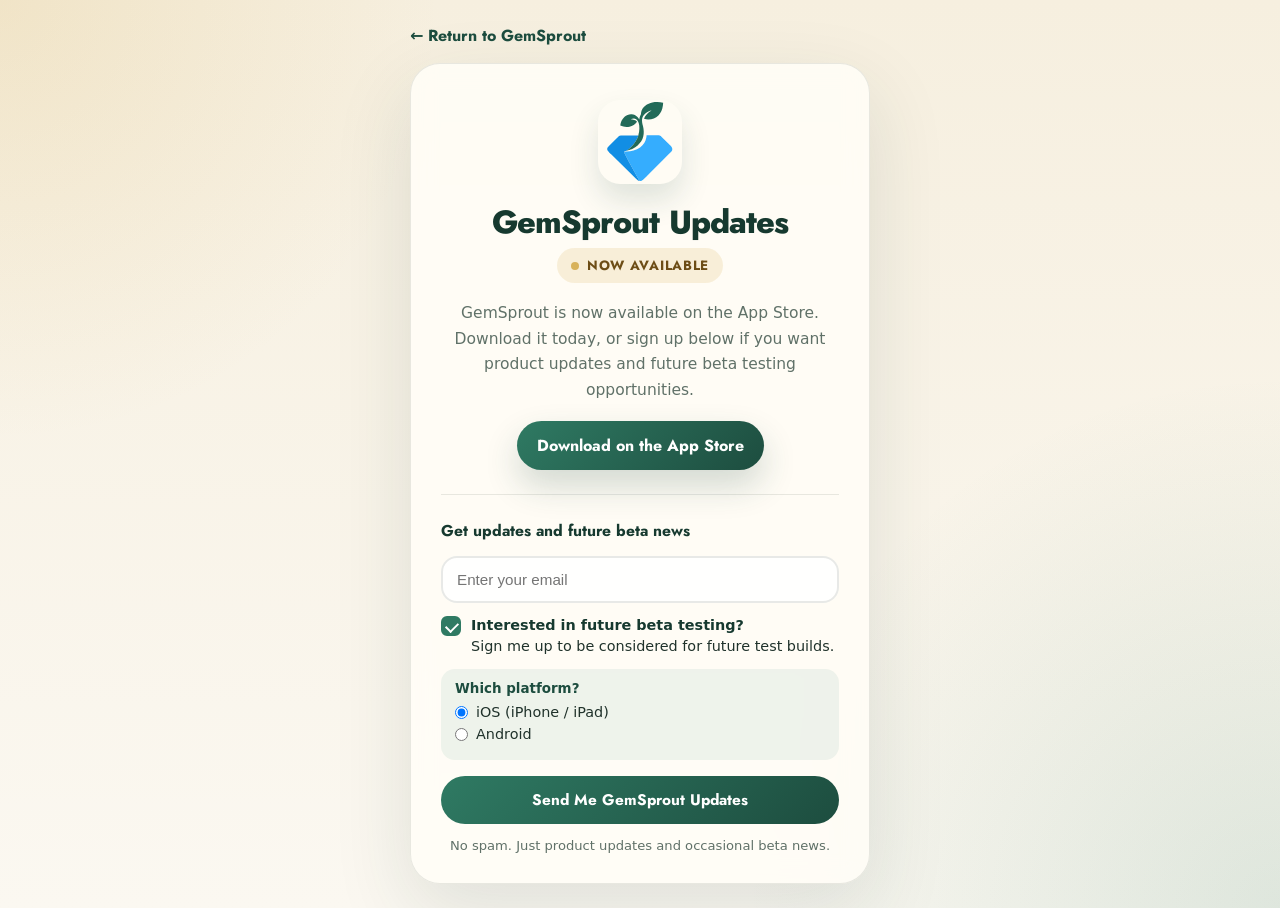
<file: beta/index.html>
<!DOCTYPE html>
<html lang="en">
<head>
  <meta charset="UTF-8">
  <meta name="viewport" content="width=device-width, initial-scale=1.0">
  <title>GemSprout Updates</title>
  <link rel="icon" type="image/svg+xml" href="../brand/gemsprout.svg">
  <link rel="icon" type="image/png" href="https://gemsprout.com/gemsproutpadded.png">
  <link rel="apple-touch-icon" href="../brand/gemsprout-square.png">
  <link rel="preconnect" href="https://fonts.googleapis.com">
  <link rel="preconnect" href="https://fonts.gstatic.com" crossorigin>
  <link href="https://fonts.googleapis.com/css2?family=Jost:wght@600;700;800&display=swap" rel="stylesheet">
  <style>
    :root {
      --pine: #1d4d3f;
      --pine-deep: #16392f;
      --sprout: #2f7a63;
      --gold: #d8b25b;
      --ink: #20322b;
      --muted: #607168;
      --border: rgba(32, 50, 43, 0.1);
    }
    * { box-sizing: border-box; margin: 0; padding: 0; }
    body {
      font-family: -apple-system, BlinkMacSystemFont, "Segoe UI", system-ui, sans-serif;
      min-height: 100vh;
      background:
        radial-gradient(circle at top left, rgba(216, 178, 91, 0.18), transparent 28%),
        radial-gradient(circle at bottom right, rgba(47, 122, 99, 0.14), transparent 34%),
        linear-gradient(180deg, #f6efdf 0%, #fbf8f1 100%);
      color: var(--ink);
      padding: 24px;
      display: flex;
      align-items: center;
      justify-content: center;
    }
    h1, .status, .back-link, .cta-link, .section-title {
      font-family: "Jost", -apple-system, BlinkMacSystemFont, "Segoe UI", system-ui, sans-serif;
    }
    .wrap {
      width: min(100%, 460px);
    }
    .back-link {
      display: inline-flex;
      align-items: center;
      gap: 8px;
      margin-bottom: 16px;
      color: var(--pine);
      text-decoration: none;
      font-weight: 700;
    }
    .back-link:hover { color: var(--pine-deep); }
    .card {
      background: rgba(255, 253, 247, 0.9);
      border: 1px solid var(--border);
      border-radius: 30px;
      padding: 36px 30px 30px;
      box-shadow: 0 28px 80px rgba(22, 57, 47, 0.12);
      text-align: center;
      backdrop-filter: blur(12px);
    }
    .card img {
      width: 84px;
      height: 84px;
      border-radius: 22px;
      margin-bottom: 18px;
      box-shadow: 0 16px 30px rgba(29, 77, 63, 0.14);
    }
    h1 {
      font-size: 2rem;
      line-height: 1;
      letter-spacing: -0.03em;
      font-weight: 800;
      color: var(--pine-deep);
      margin-bottom: 10px;
    }
    .status {
      display: inline-flex;
      align-items: center;
      justify-content: center;
      gap: 8px;
      padding: 8px 14px;
      border-radius: 999px;
      margin-bottom: 18px;
      background: rgba(216, 178, 91, 0.18);
      color: #6d4d16;
      font-size: 0.84rem;
      font-weight: 700;
      letter-spacing: 0.05em;
      text-transform: uppercase;
    }
    .status::before {
      content: "";
      width: 8px;
      height: 8px;
      border-radius: 50%;
      background: var(--gold);
    }
    .lead {
      font-size: 0.97rem;
      color: var(--muted);
      line-height: 1.65;
      margin-bottom: 18px;
    }
    .cta-link {
      display: inline-flex;
      align-items: center;
      justify-content: center;
      gap: 10px;
      padding: 13px 20px;
      border-radius: 999px;
      background: linear-gradient(135deg, var(--sprout), var(--pine));
      color: #fff;
      text-decoration: none;
      font-weight: 700;
      box-shadow: 0 16px 34px rgba(29, 77, 63, 0.2);
      margin-bottom: 24px;
    }
    .divider {
      height: 1px;
      background: var(--border);
      margin: 0 0 24px;
    }
    .section-title {
      font-size: 0.98rem;
      font-weight: 700;
      color: var(--pine-deep);
      text-align: left;
      margin-bottom: 14px;
    }
    #mlb2-38567556.ml-form-embedContainer { width: 100%; margin: 0; }
    #mlb2-38567556 .ml-form-embedWrapper { background: transparent; width: 100%; }
    #mlb2-38567556 .ml-form-embedBody { padding: 0; }
    #mlb2-38567556 .ml-form-formContent { margin-bottom: 12px; }
    #mlb2-38567556 .ml-field-group input[type="email"] {
      width: 100%;
      border: 2px solid var(--border);
      border-radius: 16px;
      padding: 13px 14px;
      font-size: 0.95rem;
      color: var(--ink);
      outline: none;
      transition: border-color 0.2s, box-shadow 0.2s;
      background: rgba(255, 255, 255, 0.8);
    }
    #mlb2-38567556 .ml-field-group input[type="email"]:focus {
      border-color: var(--sprout);
      box-shadow: 0 0 0 4px rgba(47, 122, 99, 0.12);
    }
    #mlb2-38567556 .ml-form-embedSubmit { width: 100%; }
    #mlb2-38567556 .ml-form-embedSubmit button.primary {
      width: 100%;
      background: linear-gradient(135deg, var(--sprout), var(--pine));
      color: #fff;
      padding: 13px 20px;
      border-radius: 999px;
      font-family: "Jost", sans-serif;
      font-weight: 700;
      font-size: 0.96rem;
      border: 0;
      cursor: pointer;
    }
    #mlb2-38567556 .ml-form-successContent h4 {
      font-family: "Jost", sans-serif;
      font-size: 1.15rem;
      margin-bottom: 6px;
      color: var(--pine-deep);
    }
    #mlb2-38567556 .ml-form-successContent p {
      color: var(--muted);
      font-size: 0.92rem;
    }
    .beta-checkbox-wrap {
      display: flex;
      align-items: flex-start;
      gap: 10px;
      margin: 12px 0 16px;
      text-align: left;
      cursor: pointer;
    }
    .beta-checkbox-wrap input[type="checkbox"] {
      appearance: none;
      -webkit-appearance: none;
      width: 20px;
      min-width: 20px;
      height: 20px;
      border: 2px solid var(--border);
      border-radius: 6px;
      cursor: pointer;
      position: relative;
      transition: border-color 0.2s, background 0.2s;
      margin-top: 1px;
      background: rgba(255, 255, 255, 0.82);
    }
    .beta-checkbox-wrap input[type="checkbox"]:checked {
      background: var(--sprout);
      border-color: var(--sprout);
    }
    .beta-checkbox-wrap input[type="checkbox"]:checked::after {
      content: "";
      position: absolute;
      left: 5px;
      top: 2px;
      width: 6px;
      height: 10px;
      border: 2px solid #fff;
      border-top: none;
      border-left: none;
      transform: rotate(45deg);
    }
    .beta-checkbox-label {
      font-size: 0.9rem;
      color: var(--ink);
      line-height: 1.45;
    }
    .beta-checkbox-label strong { color: var(--pine-deep); }
    .platform-selector {
      display: none;
      margin: -4px 0 16px;
      padding: 12px 14px;
      background: rgba(47, 122, 99, 0.08);
      border-radius: 14px;
      text-align: left;
    }
    .platform-selector p {
      font-size: 0.84rem;
      font-weight: 700;
      color: var(--pine);
      margin-bottom: 8px;
    }
    .platform-selector label {
      display: flex;
      align-items: center;
      gap: 8px;
      font-size: 0.9rem;
      cursor: pointer;
      margin-bottom: 6px;
      color: var(--ink);
    }
    .modal-sub {
      margin-top: 14px;
      font-size: 0.82rem;
      color: var(--muted);
    }
    @media (max-width: 520px) {
      body { padding: 16px; }
      .card {
        padding: 30px 20px 24px;
        border-radius: 24px;
      }
    }
  </style>
</head>
<body>
  <div class="wrap">
    <a href="/" class="back-link">← Return to GemSprout</a>
    <div class="card">
      <img src="../brand/gemsprout.svg" alt="GemSprout">
      <h1>GemSprout Updates</h1>
      <span class="status">Now Available</span>
      <p class="lead">GemSprout is now available on the App Store. Download it today, or sign up below if you want product updates and future beta testing opportunities.</p>
      <a href="https://apps.apple.com/us/app/gemsprout/id6760679496?uo=4" class="cta-link">Download on the App Store</a>
      <div class="divider"></div>
      <div class="section-title">Get updates and future beta news</div>
      <div id="mlb2-38567556" class="ml-form-embedContainer ml-subscribe-form ml-subscribe-form-38567556">
        <div class="ml-form-align-center">
          <div class="ml-form-embedWrapper embedForm">
            <div class="ml-form-embedBody ml-form-embedBodyDefault row-form">
              <form class="ml-block-form" action="https://assets.mailerlite.com/jsonp/2197372/forms/182154865405855621/subscribe" data-code="" method="post" target="_blank">
                <div class="ml-form-formContent">
                  <div class="ml-form-fieldRow ml-last-item">
                    <div class="ml-field-group ml-field-email ml-validate-email ml-validate-required">
                      <input aria-label="email" aria-required="true" type="email" class="form-control" data-inputmask="" name="fields[email]" placeholder="Enter your email" autocomplete="email">
                    </div>
                  </div>
                </div>
                <label class="beta-checkbox-wrap">
                  <input type="checkbox" id="beta-opt-in-beta" checked>
                  <span class="beta-checkbox-label">
                    <strong>Interested in future beta testing?</strong><br>
                    Sign me up to be considered for future test builds.
                  </span>
                </label>
                <div class="platform-selector" id="platform-selector-beta">
                  <p>Which platform?</p>
                  <label><input type="radio" name="beta_platform_b" value="iOS" checked> iOS (iPhone / iPad)</label>
                  <label><input type="radio" name="beta_platform_b" value="Android"> Android</label>
                </div>
                <input type="hidden" name="fields[beta_tester]" id="beta-hidden-field-beta" value="Yes">
                <input type="hidden" name="fields[platform]" id="platform-hidden-field-beta" value="iOS">
                <input type="hidden" name="ml-submit" value="1">
                <div class="ml-form-embedSubmit">
                  <button type="submit" class="primary">Send Me GemSprout Updates</button>
                </div>
                <input type="hidden" name="anticsrf" value="true">
              </form>
            </div>
            <div class="ml-form-successBody row-success" style="display:none">
              <div class="ml-form-successContent">
                <h4 id="beta-success-heading">You're on the list!</h4>
                <p id="beta-success-msg">Thanks - we'll send occasional GemSprout updates your way.</p>
              </div>
            </div>
          </div>
        </div>
      </div>
      <p class="modal-sub">No spam. Just product updates and occasional beta news.</p>
    </div>
  </div>

  <script>
    document.getElementById('platform-selector-beta').style.display = 'block';

    document.getElementById('beta-opt-in-beta').addEventListener('change', function() {
      document.getElementById('beta-hidden-field-beta').value = this.checked ? 'Yes' : 'No';
      document.getElementById('platform-selector-beta').style.display = this.checked ? 'block' : 'none';
      document.getElementById('platform-hidden-field-beta').value = this.checked
        ? (document.querySelector('input[name="beta_platform_b"]:checked')?.value || 'iOS')
        : '';
    });

    document.querySelectorAll('input[name="beta_platform_b"]').forEach(r => {
      r.addEventListener('change', function() {
        document.getElementById('platform-hidden-field-beta').value = this.value;
      });
    });

    function ml_webform_success_38567556() {
      var $ = window.ml_jQuery || window.jQuery;
      if (!$) return;
      $('.ml-subscribe-form-38567556 .row-success').show();
      $('.ml-subscribe-form-38567556 .row-form').hide();
    }
  </script>
  <script src="https://groot.mailerlite.com/js/w/webforms.min.js?v95037e5bac78f29ed026832ca21a7c7b" type="text/javascript"></script>
  <script>
    fetch('https://assets.mailerlite.com/jsonp/2197372/forms/182154865405855621/takel');
  </script>
</body>
</html>
</file>
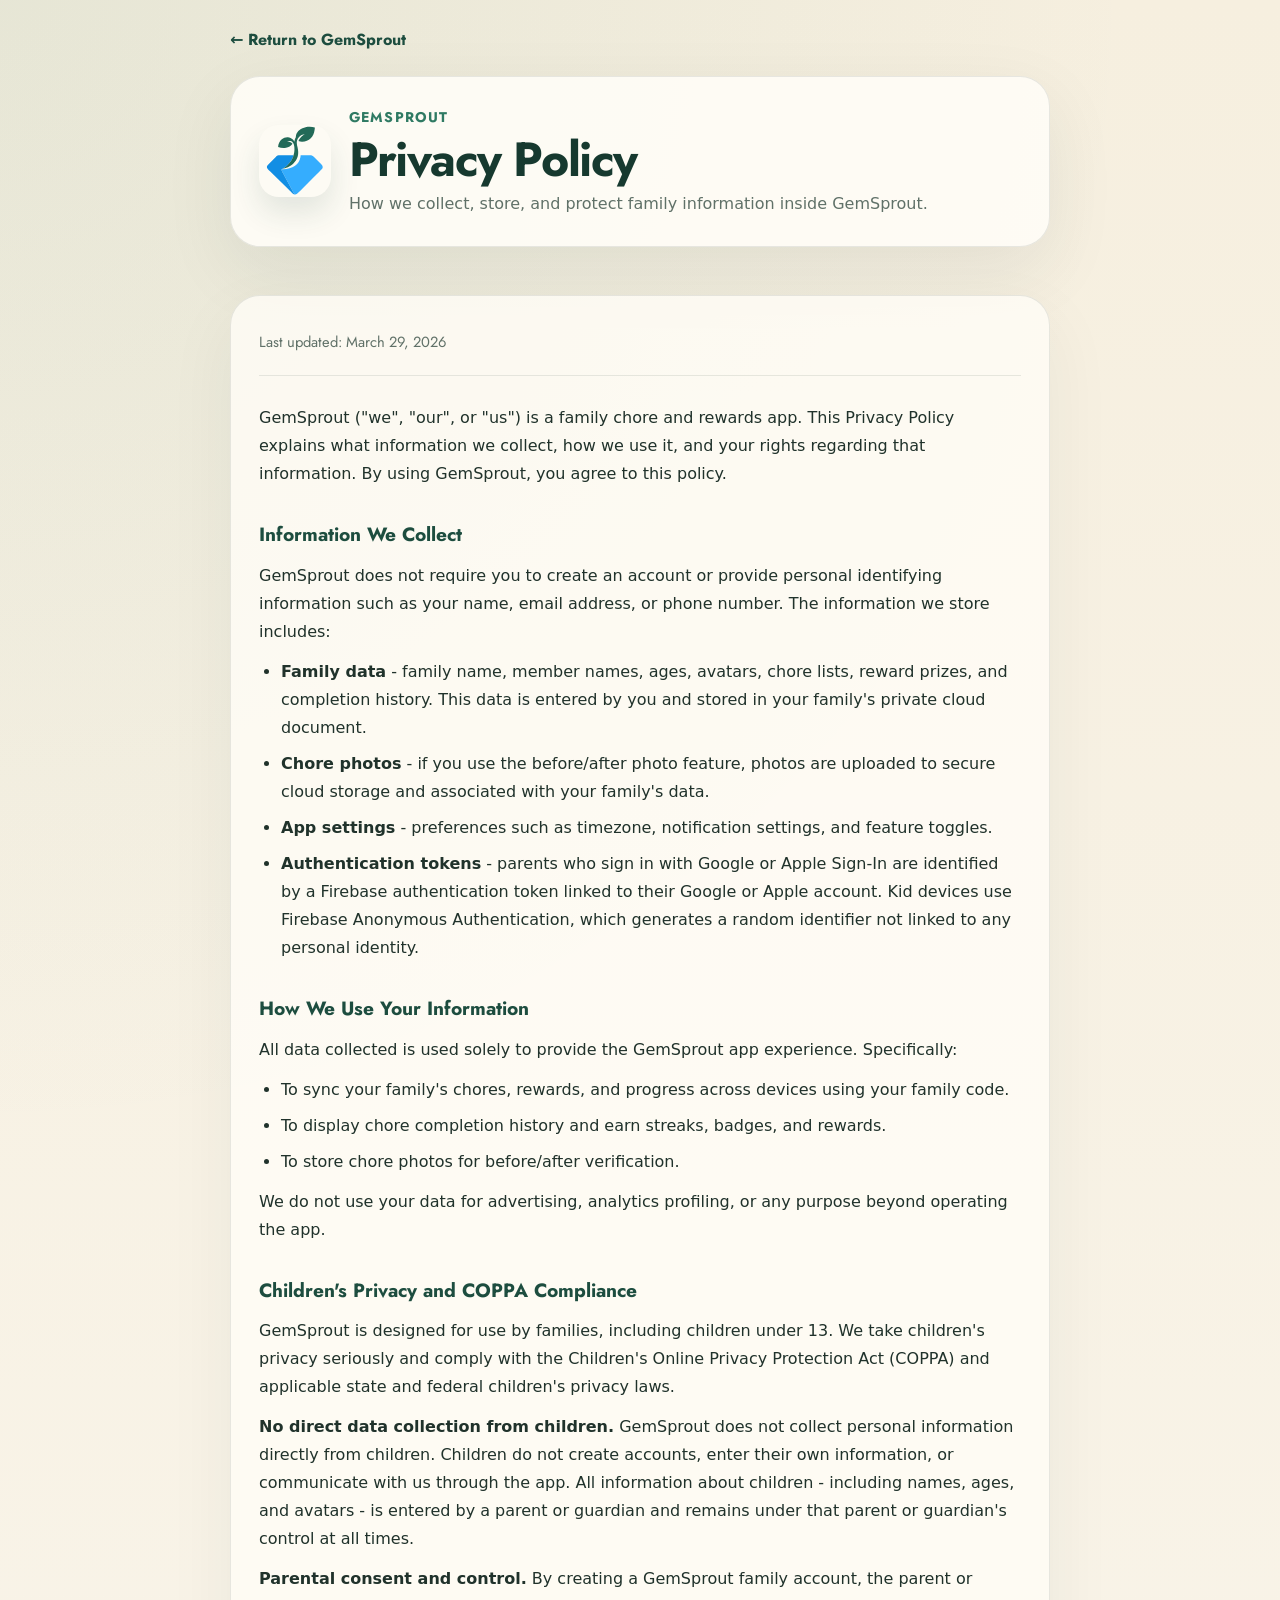
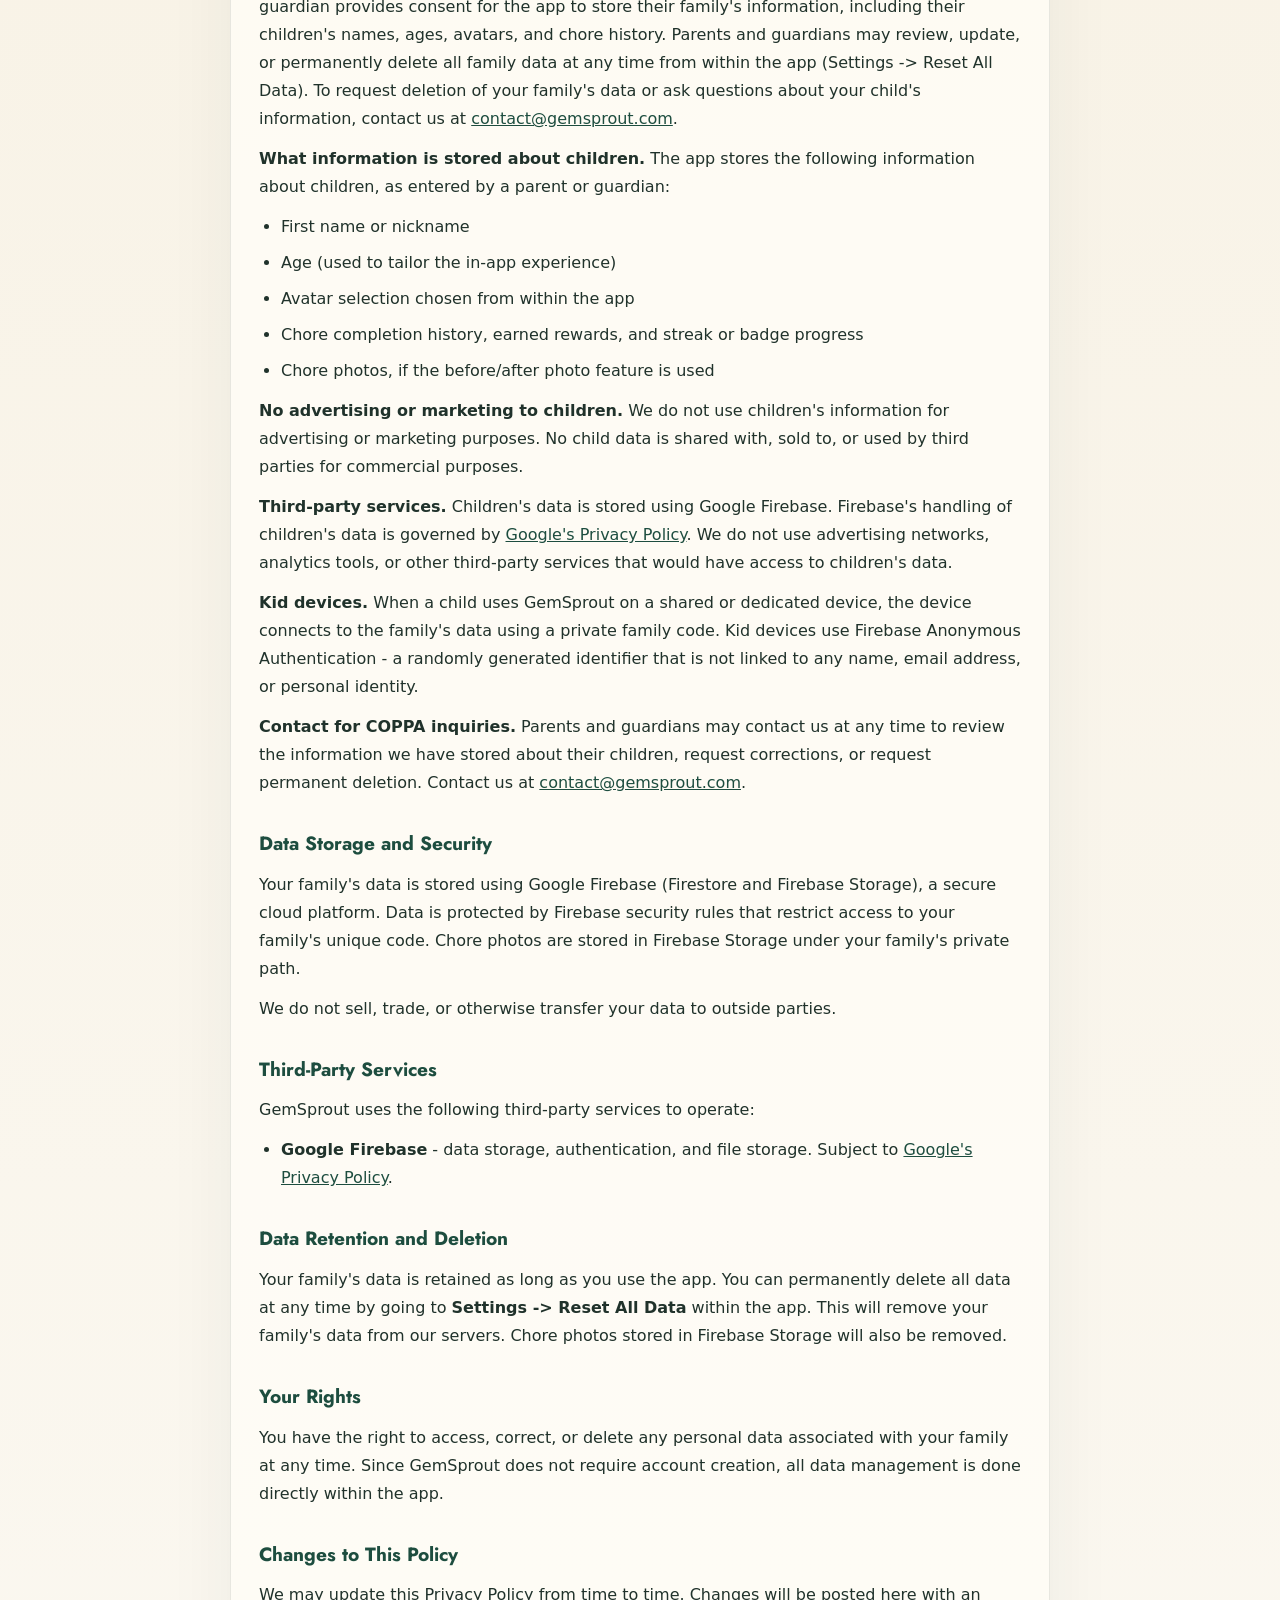
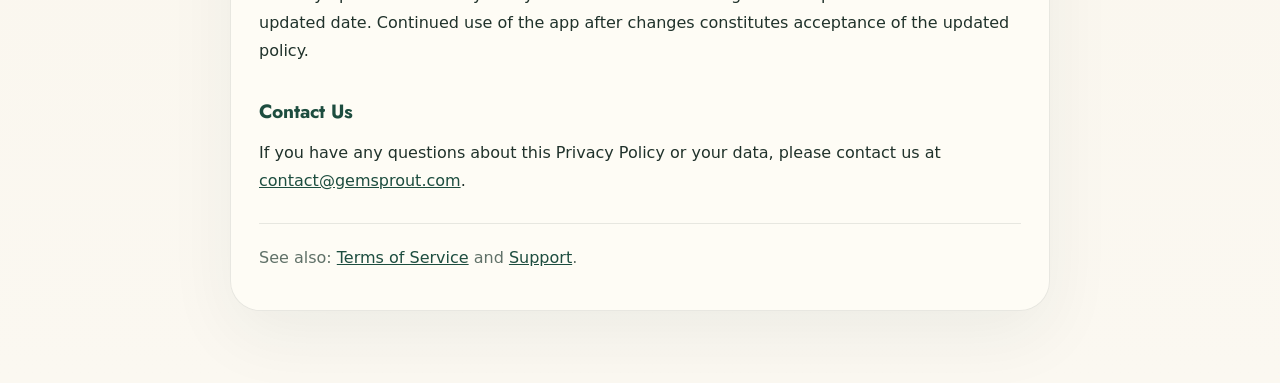
<file: privacy.html>
<!DOCTYPE html>
<html lang="en">
<head>
  <meta charset="UTF-8">
  <meta name="viewport" content="width=device-width, initial-scale=1.0">
  <title>Privacy Policy | GemSprout</title>
  <link rel="icon" type="image/svg+xml" href="brand/gemsprout.svg">
  <link rel="icon" type="image/png" href="gemsproutpadded.png">
  <link rel="apple-touch-icon" href="brand/gemsprout-square.png">
  <link rel="preconnect" href="https://fonts.googleapis.com">
  <link rel="preconnect" href="https://fonts.gstatic.com" crossorigin>
  <link href="https://fonts.googleapis.com/css2?family=Jost:wght@600;700;800&display=swap" rel="stylesheet">
  <style>
    :root {
      --pine: #1d4d3f;
      --pine-deep: #16392f;
      --sprout: #2f7a63;
      --ink: #20322b;
      --muted: #607168;
      --border: rgba(32, 50, 43, 0.1);
    }
    * { box-sizing: border-box; margin: 0; padding: 0; }
    body {
      font-family: -apple-system, BlinkMacSystemFont, "Segoe UI", system-ui, sans-serif;
      background:
        radial-gradient(circle at top left, rgba(47, 122, 99, 0.08), transparent 30%),
        linear-gradient(180deg, #f6efdf 0%, #fbf8f1 100%);
      color: var(--ink);
      line-height: 1.75;
    }
    h1, h2, .back-link, .meta, .brand {
      font-family: "Jost", -apple-system, BlinkMacSystemFont, "Segoe UI", system-ui, sans-serif;
    }
    .shell {
      width: min(820px, calc(100% - 32px));
      margin: 0 auto;
    }
    header {
      padding: 26px 0 32px;
    }
    .back-link {
      display: inline-flex;
      align-items: center;
      gap: 8px;
      color: var(--pine);
      text-decoration: none;
      font-weight: 700;
      margin-bottom: 22px;
    }
    .hero {
      background: rgba(255, 253, 247, 0.88);
      border: 1px solid var(--border);
      border-radius: 30px;
      padding: 28px;
      box-shadow: 0 24px 70px rgba(22, 57, 47, 0.08);
      display: flex;
      align-items: center;
      gap: 18px;
    }
    .hero img {
      width: 72px;
      height: 72px;
      border-radius: 20px;
      box-shadow: 0 16px 30px rgba(29, 77, 63, 0.12);
    }
    .brand {
      color: var(--sprout);
      font-size: 0.88rem;
      font-weight: 700;
      letter-spacing: 0.08em;
      text-transform: uppercase;
      margin-bottom: 6px;
    }
    h1 {
      font-size: clamp(2rem, 5vw, 3rem);
      line-height: 1;
      letter-spacing: -0.03em;
      color: var(--pine-deep);
      margin-bottom: 6px;
    }
    .hero p {
      color: var(--muted);
      margin: 0;
    }
    main {
      padding: 16px 0 72px;
    }
    .content {
      background: rgba(255, 253, 247, 0.8);
      border: 1px solid var(--border);
      border-radius: 30px;
      padding: 34px 28px 38px;
      box-shadow: 0 24px 70px rgba(22, 57, 47, 0.06);
    }
    .meta {
      color: var(--muted);
      font-size: 0.92rem;
      margin-bottom: 28px;
      padding-bottom: 20px;
      border-bottom: 1px solid var(--border);
    }
    h2 {
      font-size: 1.2rem;
      font-weight: 700;
      color: var(--pine);
      margin: 30px 0 10px;
    }
    p { margin-bottom: 12px; }
    ul { margin: 8px 0 12px 22px; }
    li { margin-bottom: 8px; }
    a { color: var(--pine); }
    .links {
      margin-top: 28px;
      padding-top: 20px;
      border-top: 1px solid var(--border);
      color: var(--muted);
    }
    @media (max-width: 640px) {
      .shell { width: min(100% - 24px, 820px); }
      .hero, .content {
        border-radius: 24px;
      }
      .hero {
        padding: 22px;
        align-items: flex-start;
      }
    }
  </style>
</head>
<body>
  <header class="shell">
    <a href="/" class="back-link">← Return to GemSprout</a>
    <div class="hero">
      <img src="brand/gemsprout.svg" alt="GemSprout logo">
      <div>
        <div class="brand">GemSprout</div>
        <h1>Privacy Policy</h1>
        <p>How we collect, store, and protect family information inside GemSprout.</p>
      </div>
    </div>
  </header>

  <main class="shell">
    <div class="content">
      <p class="meta">Last updated: March 29, 2026</p>

      <p>GemSprout ("we", "our", or "us") is a family chore and rewards app. This Privacy Policy explains what information we collect, how we use it, and your rights regarding that information. By using GemSprout, you agree to this policy.</p>

      <h2>Information We Collect</h2>
      <p>GemSprout does not require you to create an account or provide personal identifying information such as your name, email address, or phone number. The information we store includes:</p>
      <ul>
        <li><strong>Family data</strong> - family name, member names, ages, avatars, chore lists, reward prizes, and completion history. This data is entered by you and stored in your family's private cloud document.</li>
        <li><strong>Chore photos</strong> - if you use the before/after photo feature, photos are uploaded to secure cloud storage and associated with your family's data.</li>
        <li><strong>App settings</strong> - preferences such as timezone, notification settings, and feature toggles.</li>
        <li><strong>Authentication tokens</strong> - parents who sign in with Google or Apple Sign-In are identified by a Firebase authentication token linked to their Google or Apple account. Kid devices use Firebase Anonymous Authentication, which generates a random identifier not linked to any personal identity.</li>
      </ul>

      <h2>How We Use Your Information</h2>
      <p>All data collected is used solely to provide the GemSprout app experience. Specifically:</p>
      <ul>
        <li>To sync your family's chores, rewards, and progress across devices using your family code.</li>
        <li>To display chore completion history and earn streaks, badges, and rewards.</li>
        <li>To store chore photos for before/after verification.</li>
      </ul>
      <p>We do not use your data for advertising, analytics profiling, or any purpose beyond operating the app.</p>

      <h2>Children's Privacy and COPPA Compliance</h2>
      <p>GemSprout is designed for use by families, including children under 13. We take children's privacy seriously and comply with the Children's Online Privacy Protection Act (COPPA) and applicable state and federal children's privacy laws.</p>
      <p><strong>No direct data collection from children.</strong> GemSprout does not collect personal information directly from children. Children do not create accounts, enter their own information, or communicate with us through the app. All information about children - including names, ages, and avatars - is entered by a parent or guardian and remains under that parent or guardian's control at all times.</p>
      <p><strong>Parental consent and control.</strong> By creating a GemSprout family account, the parent or guardian provides consent for the app to store their family's information, including their children's names, ages, avatars, and chore history. Parents and guardians may review, update, or permanently delete all family data at any time from within the app (Settings -> Reset All Data). To request deletion of your family's data or ask questions about your child's information, contact us at <a href="mailto:contact@gemsprout.com">contact@gemsprout.com</a>.</p>
      <p><strong>What information is stored about children.</strong> The app stores the following information about children, as entered by a parent or guardian:</p>
      <ul>
        <li>First name or nickname</li>
        <li>Age (used to tailor the in-app experience)</li>
        <li>Avatar selection chosen from within the app</li>
        <li>Chore completion history, earned rewards, and streak or badge progress</li>
        <li>Chore photos, if the before/after photo feature is used</li>
      </ul>
      <p><strong>No advertising or marketing to children.</strong> We do not use children's information for advertising or marketing purposes. No child data is shared with, sold to, or used by third parties for commercial purposes.</p>
      <p><strong>Third-party services.</strong> Children's data is stored using Google Firebase. Firebase's handling of children's data is governed by <a href="https://policies.google.com/privacy" target="_blank" rel="noopener noreferrer">Google's Privacy Policy</a>. We do not use advertising networks, analytics tools, or other third-party services that would have access to children's data.</p>
      <p><strong>Kid devices.</strong> When a child uses GemSprout on a shared or dedicated device, the device connects to the family's data using a private family code. Kid devices use Firebase Anonymous Authentication - a randomly generated identifier that is not linked to any name, email address, or personal identity.</p>
      <p><strong>Contact for COPPA inquiries.</strong> Parents and guardians may contact us at any time to review the information we have stored about their children, request corrections, or request permanent deletion. Contact us at <a href="mailto:contact@gemsprout.com">contact@gemsprout.com</a>.</p>

      <h2>Data Storage and Security</h2>
      <p>Your family's data is stored using Google Firebase (Firestore and Firebase Storage), a secure cloud platform. Data is protected by Firebase security rules that restrict access to your family's unique code. Chore photos are stored in Firebase Storage under your family's private path.</p>
      <p>We do not sell, trade, or otherwise transfer your data to outside parties.</p>

      <h2>Third-Party Services</h2>
      <p>GemSprout uses the following third-party services to operate:</p>
      <ul>
        <li><strong>Google Firebase</strong> - data storage, authentication, and file storage. Subject to <a href="https://policies.google.com/privacy" target="_blank" rel="noopener noreferrer">Google's Privacy Policy</a>.</li>
      </ul>

      <h2>Data Retention and Deletion</h2>
      <p>Your family's data is retained as long as you use the app. You can permanently delete all data at any time by going to <strong>Settings -> Reset All Data</strong> within the app. This will remove your family's data from our servers. Chore photos stored in Firebase Storage will also be removed.</p>

      <h2>Your Rights</h2>
      <p>You have the right to access, correct, or delete any personal data associated with your family at any time. Since GemSprout does not require account creation, all data management is done directly within the app.</p>

      <h2>Changes to This Policy</h2>
      <p>We may update this Privacy Policy from time to time. Changes will be posted here with an updated date. Continued use of the app after changes constitutes acceptance of the updated policy.</p>

      <h2>Contact Us</h2>
      <p>If you have any questions about this Privacy Policy or your data, please contact us at <a href="mailto:contact@gemsprout.com">contact@gemsprout.com</a>.</p>

      <div class="links">See also: <a href="/terms.html">Terms of Service</a> and <a href="/support.html">Support</a>.</div>
    </div>
  </main>
</body>
</html>
</file>
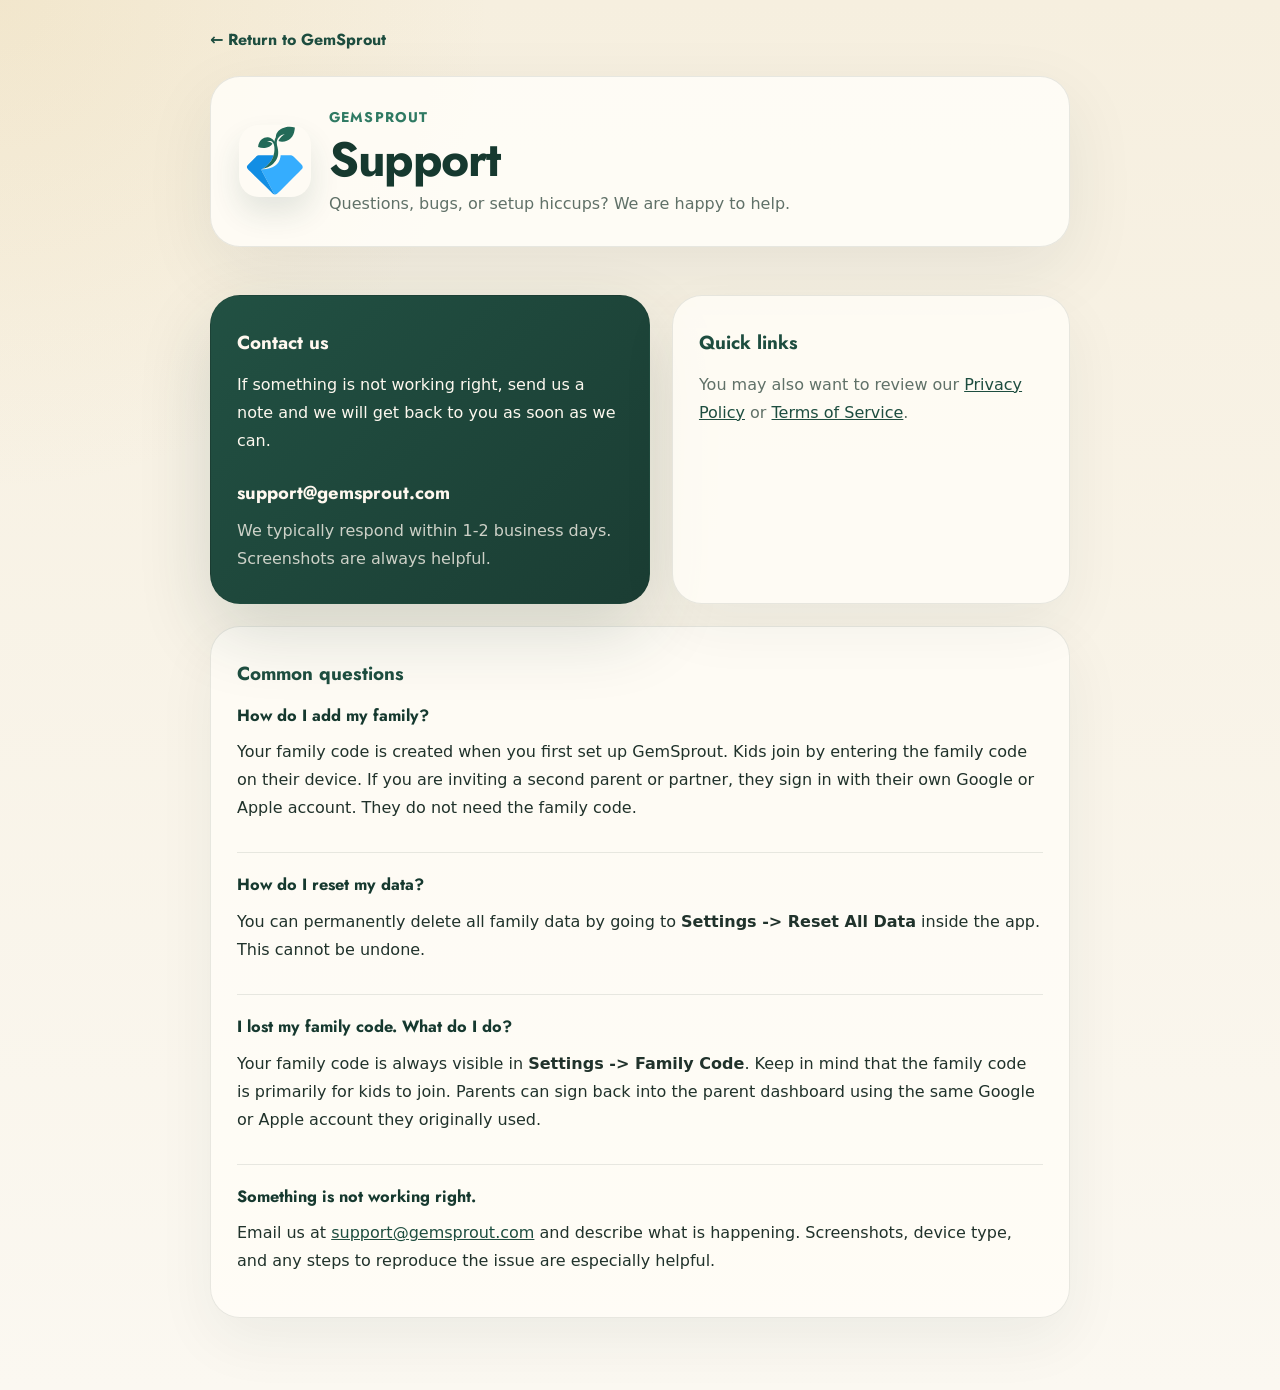
<file: support.html>
<!DOCTYPE html>
<html lang="en">
<head>
  <meta charset="UTF-8">
  <meta name="viewport" content="width=device-width, initial-scale=1.0">
  <title>Support | GemSprout</title>
  <link rel="icon" type="image/svg+xml" href="brand/gemsprout.svg">
  <link rel="icon" type="image/png" href="gemsproutpadded.png">
  <link rel="apple-touch-icon" href="brand/gemsprout-square.png">
  <link rel="preconnect" href="https://fonts.googleapis.com">
  <link rel="preconnect" href="https://fonts.gstatic.com" crossorigin>
  <link href="https://fonts.googleapis.com/css2?family=Jost:wght@600;700;800&display=swap" rel="stylesheet">
  <style>
    :root {
      --pine: #1d4d3f;
      --pine-deep: #16392f;
      --sprout: #2f7a63;
      --gold: #d8b25b;
      --ink: #20322b;
      --muted: #607168;
      --border: rgba(32, 50, 43, 0.1);
    }
    * { box-sizing: border-box; margin: 0; padding: 0; }
    body {
      font-family: -apple-system, BlinkMacSystemFont, "Segoe UI", system-ui, sans-serif;
      background:
        radial-gradient(circle at top left, rgba(216, 178, 91, 0.14), transparent 26%),
        linear-gradient(180deg, #f6efdf 0%, #fbf8f1 100%);
      color: var(--ink);
      line-height: 1.75;
    }
    h1, h2, h3, .back-link, .brand, .contact-link {
      font-family: "Jost", -apple-system, BlinkMacSystemFont, "Segoe UI", system-ui, sans-serif;
    }
    .shell {
      width: min(860px, calc(100% - 32px));
      margin: 0 auto;
    }
    header {
      padding: 26px 0 32px;
    }
    .back-link {
      display: inline-flex;
      align-items: center;
      gap: 8px;
      color: var(--pine);
      text-decoration: none;
      font-weight: 700;
      margin-bottom: 22px;
    }
    .hero {
      background: rgba(255, 253, 247, 0.88);
      border: 1px solid var(--border);
      border-radius: 30px;
      padding: 28px;
      box-shadow: 0 24px 70px rgba(22, 57, 47, 0.08);
      display: flex;
      align-items: center;
      gap: 18px;
    }
    .hero img {
      width: 72px;
      height: 72px;
      border-radius: 20px;
      box-shadow: 0 16px 30px rgba(29, 77, 63, 0.12);
    }
    .brand {
      color: var(--sprout);
      font-size: 0.88rem;
      font-weight: 700;
      letter-spacing: 0.08em;
      text-transform: uppercase;
      margin-bottom: 6px;
    }
    h1 {
      font-size: clamp(2rem, 5vw, 3rem);
      line-height: 1;
      letter-spacing: -0.03em;
      color: var(--pine-deep);
      margin-bottom: 6px;
    }
    .hero p {
      color: var(--muted);
      margin: 0;
    }
    main {
      padding: 16px 0 72px;
    }
    .grid {
      display: grid;
      grid-template-columns: 1.05fr 0.95fr;
      gap: 22px;
    }
    .card {
      background: rgba(255, 253, 247, 0.82);
      border: 1px solid var(--border);
      border-radius: 30px;
      padding: 30px 26px;
      box-shadow: 0 22px 60px rgba(22, 57, 47, 0.06);
    }
    .contact-card {
      background: linear-gradient(135deg, rgba(29, 77, 63, 0.98), rgba(22, 57, 47, 0.98));
      color: #fdf8ef;
      box-shadow: 0 28px 72px rgba(22, 57, 47, 0.16);
    }
    h2 {
      font-size: 1.18rem;
      color: var(--pine);
      margin-bottom: 12px;
    }
    .contact-card h2 {
      color: #fff8ef;
    }
    p { margin-bottom: 12px; }
    .muted {
      color: var(--muted);
    }
    .contact-link {
      display: inline-block;
      margin: 10px 0 8px;
      color: #fff8ef;
      font-size: 1.15rem;
      font-weight: 700;
      text-decoration: none;
    }
    .contact-link:hover { text-decoration: underline; }
    .faq-list {
      display: grid;
      gap: 18px;
    }
    .faq-item {
      padding-top: 18px;
      border-top: 1px solid var(--border);
    }
    .faq-item:first-child {
      padding-top: 0;
      border-top: 0;
    }
    .faq-item h3 {
      font-size: 1.02rem;
      font-weight: 700;
      color: var(--pine-deep);
      margin-bottom: 8px;
    }
    a { color: var(--pine); }
    @media (max-width: 820px) {
      .grid { grid-template-columns: 1fr; }
    }
    @media (max-width: 640px) {
      .shell { width: min(100% - 24px, 860px); }
      .hero, .card {
        border-radius: 24px;
      }
      .hero {
        padding: 22px;
        align-items: flex-start;
      }
    }
  </style>
</head>
<body>
  <header class="shell">
    <a href="/" class="back-link">← Return to GemSprout</a>
    <div class="hero">
      <img src="brand/gemsprout.svg" alt="GemSprout logo">
      <div>
        <div class="brand">GemSprout</div>
        <h1>Support</h1>
        <p>Questions, bugs, or setup hiccups? We are happy to help.</p>
      </div>
    </div>
  </header>

  <main class="shell">
    <div class="grid">
      <section class="card contact-card">
        <h2>Contact us</h2>
        <p>If something is not working right, send us a note and we will get back to you as soon as we can.</p>
        <a href="mailto:support@gemsprout.com" class="contact-link">support@gemsprout.com</a>
        <p class="muted" style="color: rgba(255, 248, 239, 0.78); margin-bottom: 0;">We typically respond within 1-2 business days. Screenshots are always helpful.</p>
      </section>

      <section class="card">
        <h2>Quick links</h2>
        <p class="muted">You may also want to review our <a href="/privacy.html">Privacy Policy</a> or <a href="/terms.html">Terms of Service</a>.</p>
      </section>
    </div>

    <section class="card" style="margin-top: 22px;">
      <h2>Common questions</h2>
      <div class="faq-list">
        <div class="faq-item">
          <h3>How do I add my family?</h3>
          <p>Your family code is created when you first set up GemSprout. Kids join by entering the family code on their device. If you are inviting a second parent or partner, they sign in with their own Google or Apple account. They do not need the family code.</p>
        </div>
        <div class="faq-item">
          <h3>How do I reset my data?</h3>
          <p>You can permanently delete all family data by going to <strong>Settings -> Reset All Data</strong> inside the app. This cannot be undone.</p>
        </div>
        <div class="faq-item">
          <h3>I lost my family code. What do I do?</h3>
          <p>Your family code is always visible in <strong>Settings -> Family Code</strong>. Keep in mind that the family code is primarily for kids to join. Parents can sign back into the parent dashboard using the same Google or Apple account they originally used.</p>
        </div>
        <div class="faq-item">
          <h3>Something is not working right.</h3>
          <p>Email us at <a href="mailto:support@gemsprout.com">support@gemsprout.com</a> and describe what is happening. Screenshots, device type, and any steps to reproduce the issue are especially helpful.</p>
        </div>
      </div>
    </section>
  </main>
</body>
</html>
</file>
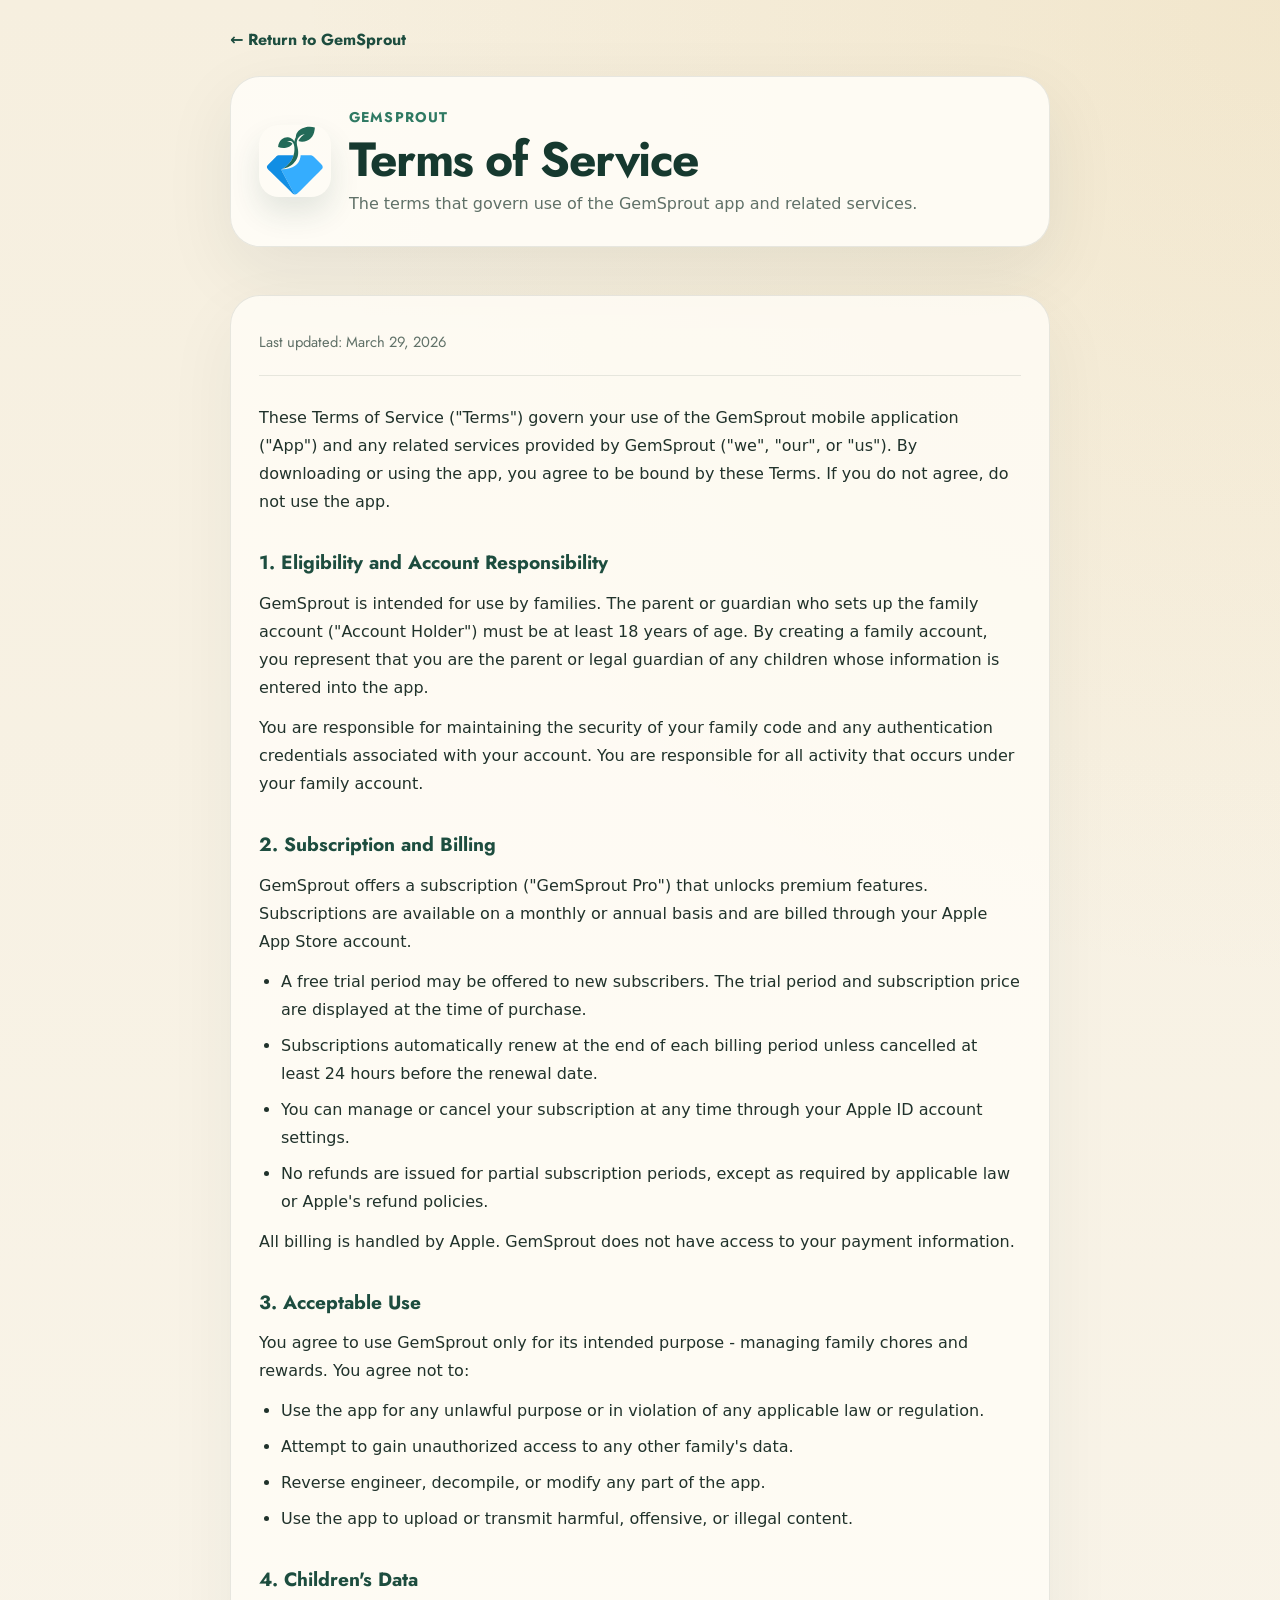
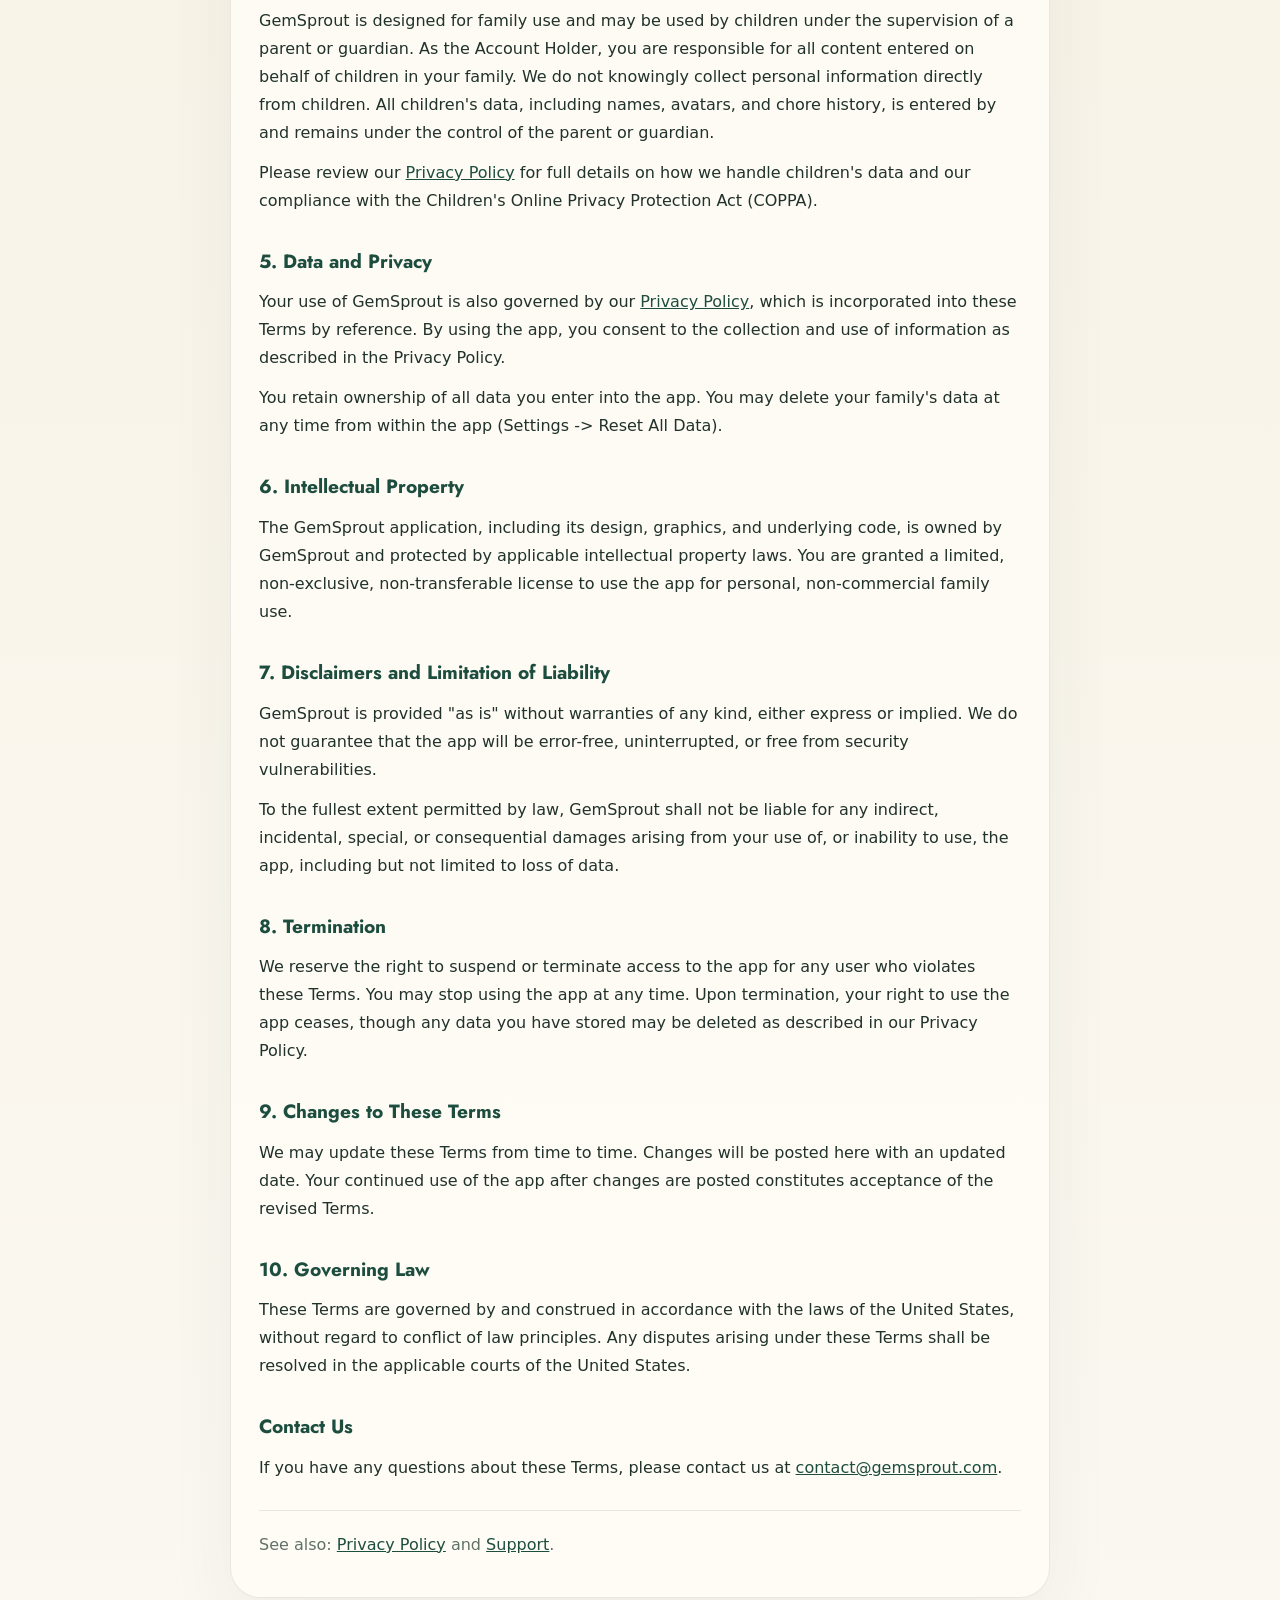
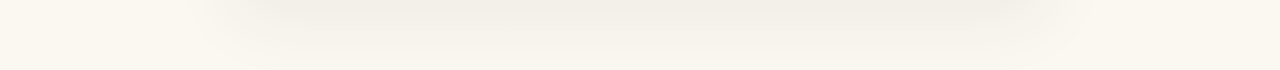
<file: terms.html>
<!DOCTYPE html>
<html lang="en">
<head>
  <meta charset="UTF-8">
  <meta name="viewport" content="width=device-width, initial-scale=1.0">
  <title>Terms of Service | GemSprout</title>
  <link rel="icon" type="image/svg+xml" href="brand/gemsprout.svg">
  <link rel="icon" type="image/png" href="gemsproutpadded.png">
  <link rel="apple-touch-icon" href="brand/gemsprout-square.png">
  <link rel="preconnect" href="https://fonts.googleapis.com">
  <link rel="preconnect" href="https://fonts.gstatic.com" crossorigin>
  <link href="https://fonts.googleapis.com/css2?family=Jost:wght@600;700;800&display=swap" rel="stylesheet">
  <style>
    :root {
      --pine: #1d4d3f;
      --pine-deep: #16392f;
      --sprout: #2f7a63;
      --ink: #20322b;
      --muted: #607168;
      --border: rgba(32, 50, 43, 0.1);
    }
    * { box-sizing: border-box; margin: 0; padding: 0; }
    body {
      font-family: -apple-system, BlinkMacSystemFont, "Segoe UI", system-ui, sans-serif;
      background:
        radial-gradient(circle at top right, rgba(216, 178, 91, 0.14), transparent 28%),
        linear-gradient(180deg, #f6efdf 0%, #fbf8f1 100%);
      color: var(--ink);
      line-height: 1.75;
    }
    h1, h2, .back-link, .meta, .brand {
      font-family: "Jost", -apple-system, BlinkMacSystemFont, "Segoe UI", system-ui, sans-serif;
    }
    .shell {
      width: min(820px, calc(100% - 32px));
      margin: 0 auto;
    }
    header {
      padding: 26px 0 32px;
    }
    .back-link {
      display: inline-flex;
      align-items: center;
      gap: 8px;
      color: var(--pine);
      text-decoration: none;
      font-weight: 700;
      margin-bottom: 22px;
    }
    .hero {
      background: rgba(255, 253, 247, 0.88);
      border: 1px solid var(--border);
      border-radius: 30px;
      padding: 28px;
      box-shadow: 0 24px 70px rgba(22, 57, 47, 0.08);
      display: flex;
      align-items: center;
      gap: 18px;
    }
    .hero img {
      width: 72px;
      height: 72px;
      border-radius: 20px;
      box-shadow: 0 16px 30px rgba(29, 77, 63, 0.12);
    }
    .brand {
      color: var(--sprout);
      font-size: 0.88rem;
      font-weight: 700;
      letter-spacing: 0.08em;
      text-transform: uppercase;
      margin-bottom: 6px;
    }
    h1 {
      font-size: clamp(2rem, 5vw, 3rem);
      line-height: 1;
      letter-spacing: -0.03em;
      color: var(--pine-deep);
      margin-bottom: 6px;
    }
    .hero p {
      color: var(--muted);
      margin: 0;
    }
    main {
      padding: 16px 0 72px;
    }
    .content {
      background: rgba(255, 253, 247, 0.8);
      border: 1px solid var(--border);
      border-radius: 30px;
      padding: 34px 28px 38px;
      box-shadow: 0 24px 70px rgba(22, 57, 47, 0.06);
    }
    .meta {
      color: var(--muted);
      font-size: 0.92rem;
      margin-bottom: 28px;
      padding-bottom: 20px;
      border-bottom: 1px solid var(--border);
    }
    h2 {
      font-size: 1.2rem;
      font-weight: 700;
      color: var(--pine);
      margin: 30px 0 10px;
    }
    p { margin-bottom: 12px; }
    ul { margin: 8px 0 12px 22px; }
    li { margin-bottom: 8px; }
    a { color: var(--pine); }
    .links {
      margin-top: 28px;
      padding-top: 20px;
      border-top: 1px solid var(--border);
      color: var(--muted);
    }
    @media (max-width: 640px) {
      .shell { width: min(100% - 24px, 820px); }
      .hero, .content {
        border-radius: 24px;
      }
      .hero {
        padding: 22px;
        align-items: flex-start;
      }
    }
  </style>
</head>
<body>
  <header class="shell">
    <a href="/" class="back-link">← Return to GemSprout</a>
    <div class="hero">
      <img src="brand/gemsprout.svg" alt="GemSprout logo">
      <div>
        <div class="brand">GemSprout</div>
        <h1>Terms of Service</h1>
        <p>The terms that govern use of the GemSprout app and related services.</p>
      </div>
    </div>
  </header>

  <main class="shell">
    <div class="content">
      <p class="meta">Last updated: March 29, 2026</p>

      <p>These Terms of Service ("Terms") govern your use of the GemSprout mobile application ("App") and any related services provided by GemSprout ("we", "our", or "us"). By downloading or using the app, you agree to be bound by these Terms. If you do not agree, do not use the app.</p>

      <h2>1. Eligibility and Account Responsibility</h2>
      <p>GemSprout is intended for use by families. The parent or guardian who sets up the family account ("Account Holder") must be at least 18 years of age. By creating a family account, you represent that you are the parent or legal guardian of any children whose information is entered into the app.</p>
      <p>You are responsible for maintaining the security of your family code and any authentication credentials associated with your account. You are responsible for all activity that occurs under your family account.</p>

      <h2>2. Subscription and Billing</h2>
      <p>GemSprout offers a subscription ("GemSprout Pro") that unlocks premium features. Subscriptions are available on a monthly or annual basis and are billed through your Apple App Store account.</p>
      <ul>
        <li>A free trial period may be offered to new subscribers. The trial period and subscription price are displayed at the time of purchase.</li>
        <li>Subscriptions automatically renew at the end of each billing period unless cancelled at least 24 hours before the renewal date.</li>
        <li>You can manage or cancel your subscription at any time through your Apple ID account settings.</li>
        <li>No refunds are issued for partial subscription periods, except as required by applicable law or Apple's refund policies.</li>
      </ul>
      <p>All billing is handled by Apple. GemSprout does not have access to your payment information.</p>

      <h2>3. Acceptable Use</h2>
      <p>You agree to use GemSprout only for its intended purpose - managing family chores and rewards. You agree not to:</p>
      <ul>
        <li>Use the app for any unlawful purpose or in violation of any applicable law or regulation.</li>
        <li>Attempt to gain unauthorized access to any other family's data.</li>
        <li>Reverse engineer, decompile, or modify any part of the app.</li>
        <li>Use the app to upload or transmit harmful, offensive, or illegal content.</li>
      </ul>

      <h2>4. Children's Data</h2>
      <p>GemSprout is designed for family use and may be used by children under the supervision of a parent or guardian. As the Account Holder, you are responsible for all content entered on behalf of children in your family. We do not knowingly collect personal information directly from children. All children's data, including names, avatars, and chore history, is entered by and remains under the control of the parent or guardian.</p>
      <p>Please review our <a href="/privacy.html">Privacy Policy</a> for full details on how we handle children's data and our compliance with the Children's Online Privacy Protection Act (COPPA).</p>

      <h2>5. Data and Privacy</h2>
      <p>Your use of GemSprout is also governed by our <a href="/privacy.html">Privacy Policy</a>, which is incorporated into these Terms by reference. By using the app, you consent to the collection and use of information as described in the Privacy Policy.</p>
      <p>You retain ownership of all data you enter into the app. You may delete your family's data at any time from within the app (Settings -> Reset All Data).</p>

      <h2>6. Intellectual Property</h2>
      <p>The GemSprout application, including its design, graphics, and underlying code, is owned by GemSprout and protected by applicable intellectual property laws. You are granted a limited, non-exclusive, non-transferable license to use the app for personal, non-commercial family use.</p>

      <h2>7. Disclaimers and Limitation of Liability</h2>
      <p>GemSprout is provided "as is" without warranties of any kind, either express or implied. We do not guarantee that the app will be error-free, uninterrupted, or free from security vulnerabilities.</p>
      <p>To the fullest extent permitted by law, GemSprout shall not be liable for any indirect, incidental, special, or consequential damages arising from your use of, or inability to use, the app, including but not limited to loss of data.</p>

      <h2>8. Termination</h2>
      <p>We reserve the right to suspend or terminate access to the app for any user who violates these Terms. You may stop using the app at any time. Upon termination, your right to use the app ceases, though any data you have stored may be deleted as described in our Privacy Policy.</p>

      <h2>9. Changes to These Terms</h2>
      <p>We may update these Terms from time to time. Changes will be posted here with an updated date. Your continued use of the app after changes are posted constitutes acceptance of the revised Terms.</p>

      <h2>10. Governing Law</h2>
      <p>These Terms are governed by and construed in accordance with the laws of the United States, without regard to conflict of law principles. Any disputes arising under these Terms shall be resolved in the applicable courts of the United States.</p>

      <h2>Contact Us</h2>
      <p>If you have any questions about these Terms, please contact us at <a href="mailto:contact@gemsprout.com">contact@gemsprout.com</a>.</p>

      <div class="links">See also: <a href="/privacy.html">Privacy Policy</a> and <a href="/support.html">Support</a>.</div>
    </div>
  </main>
</body>
</html>
</file>
